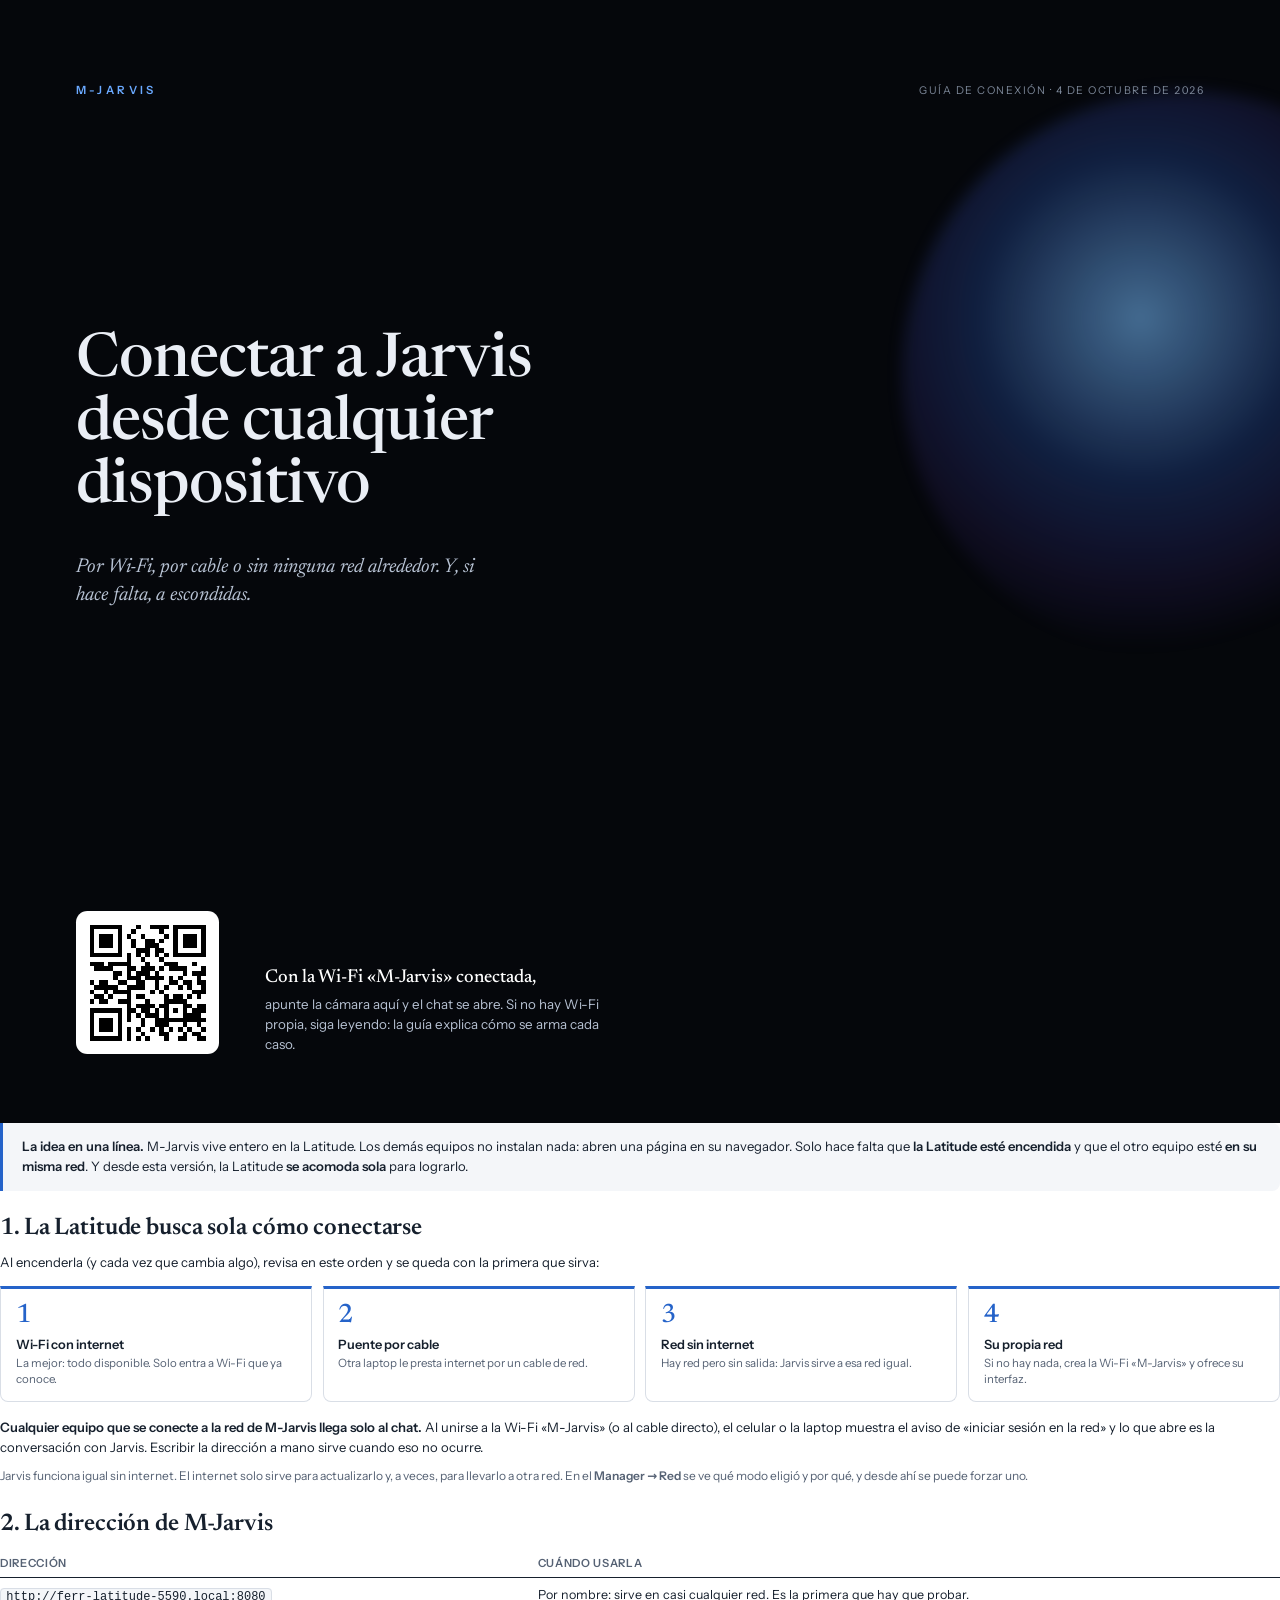
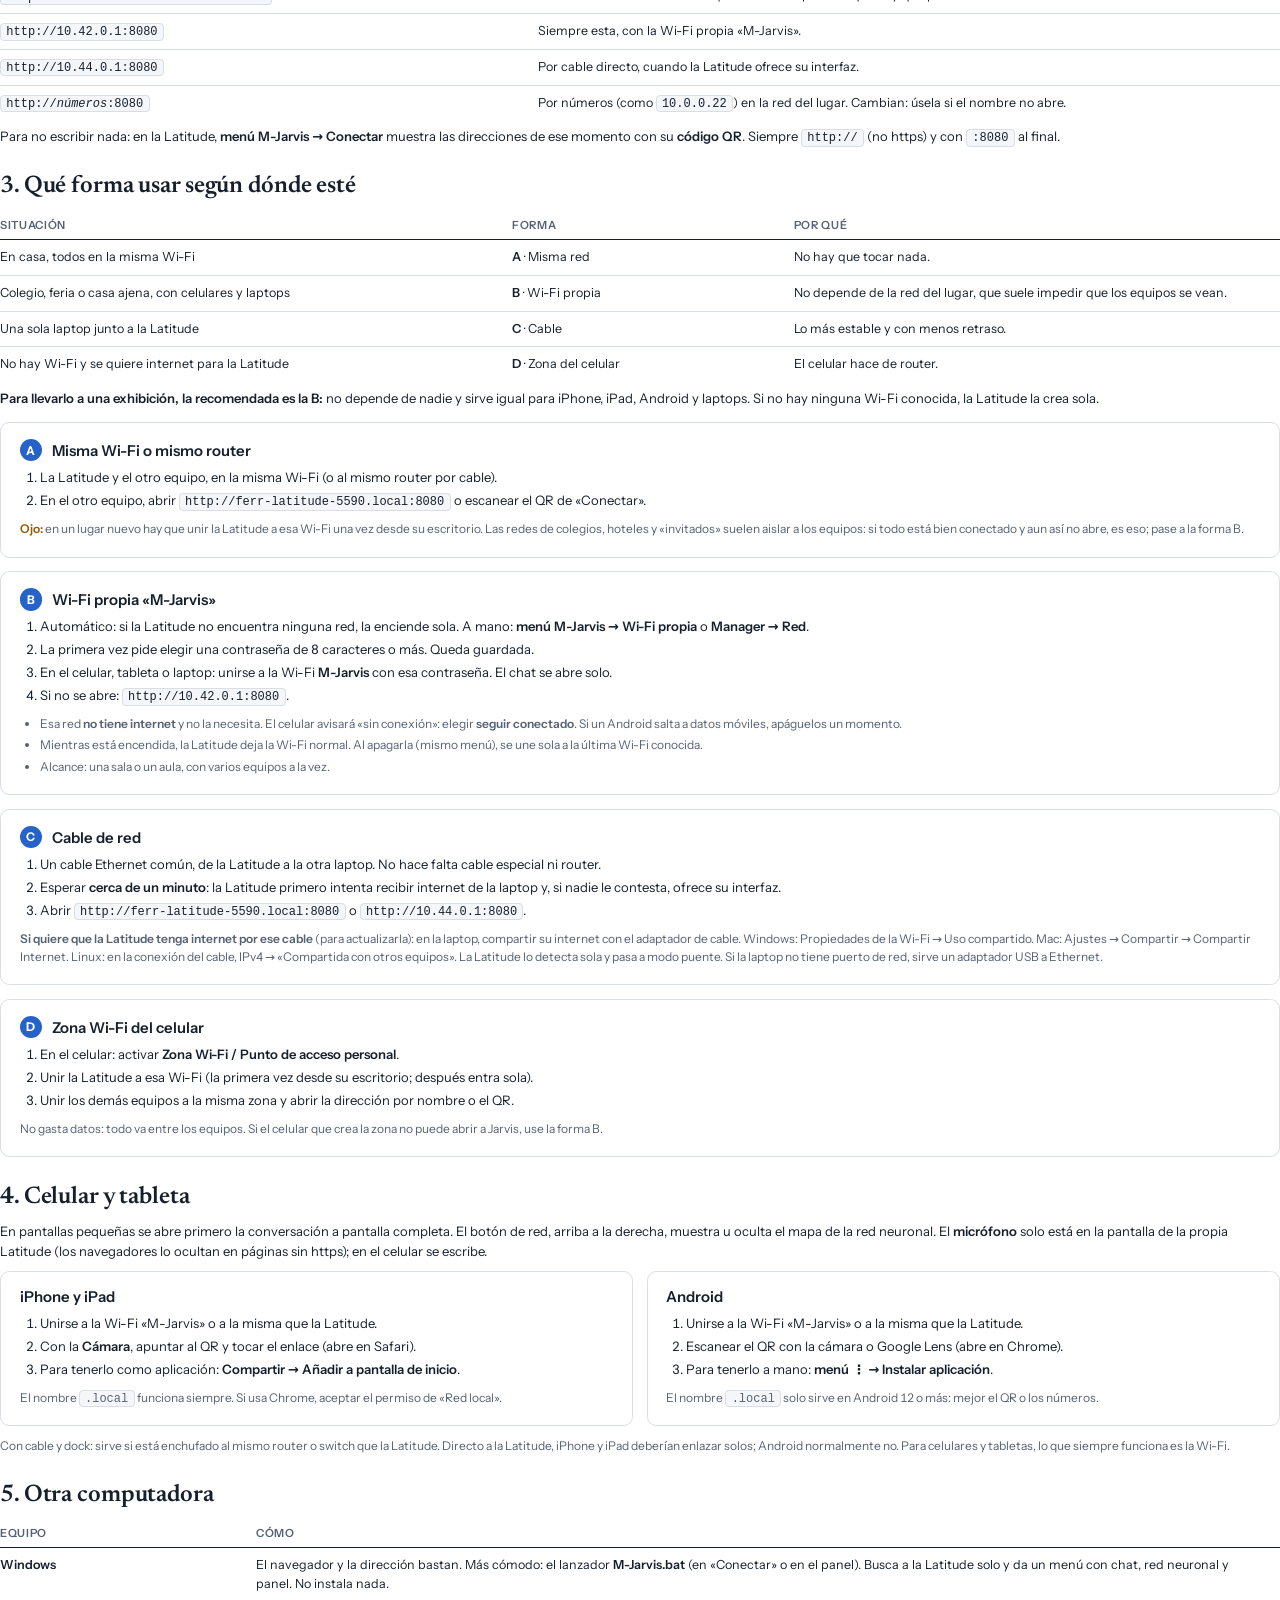
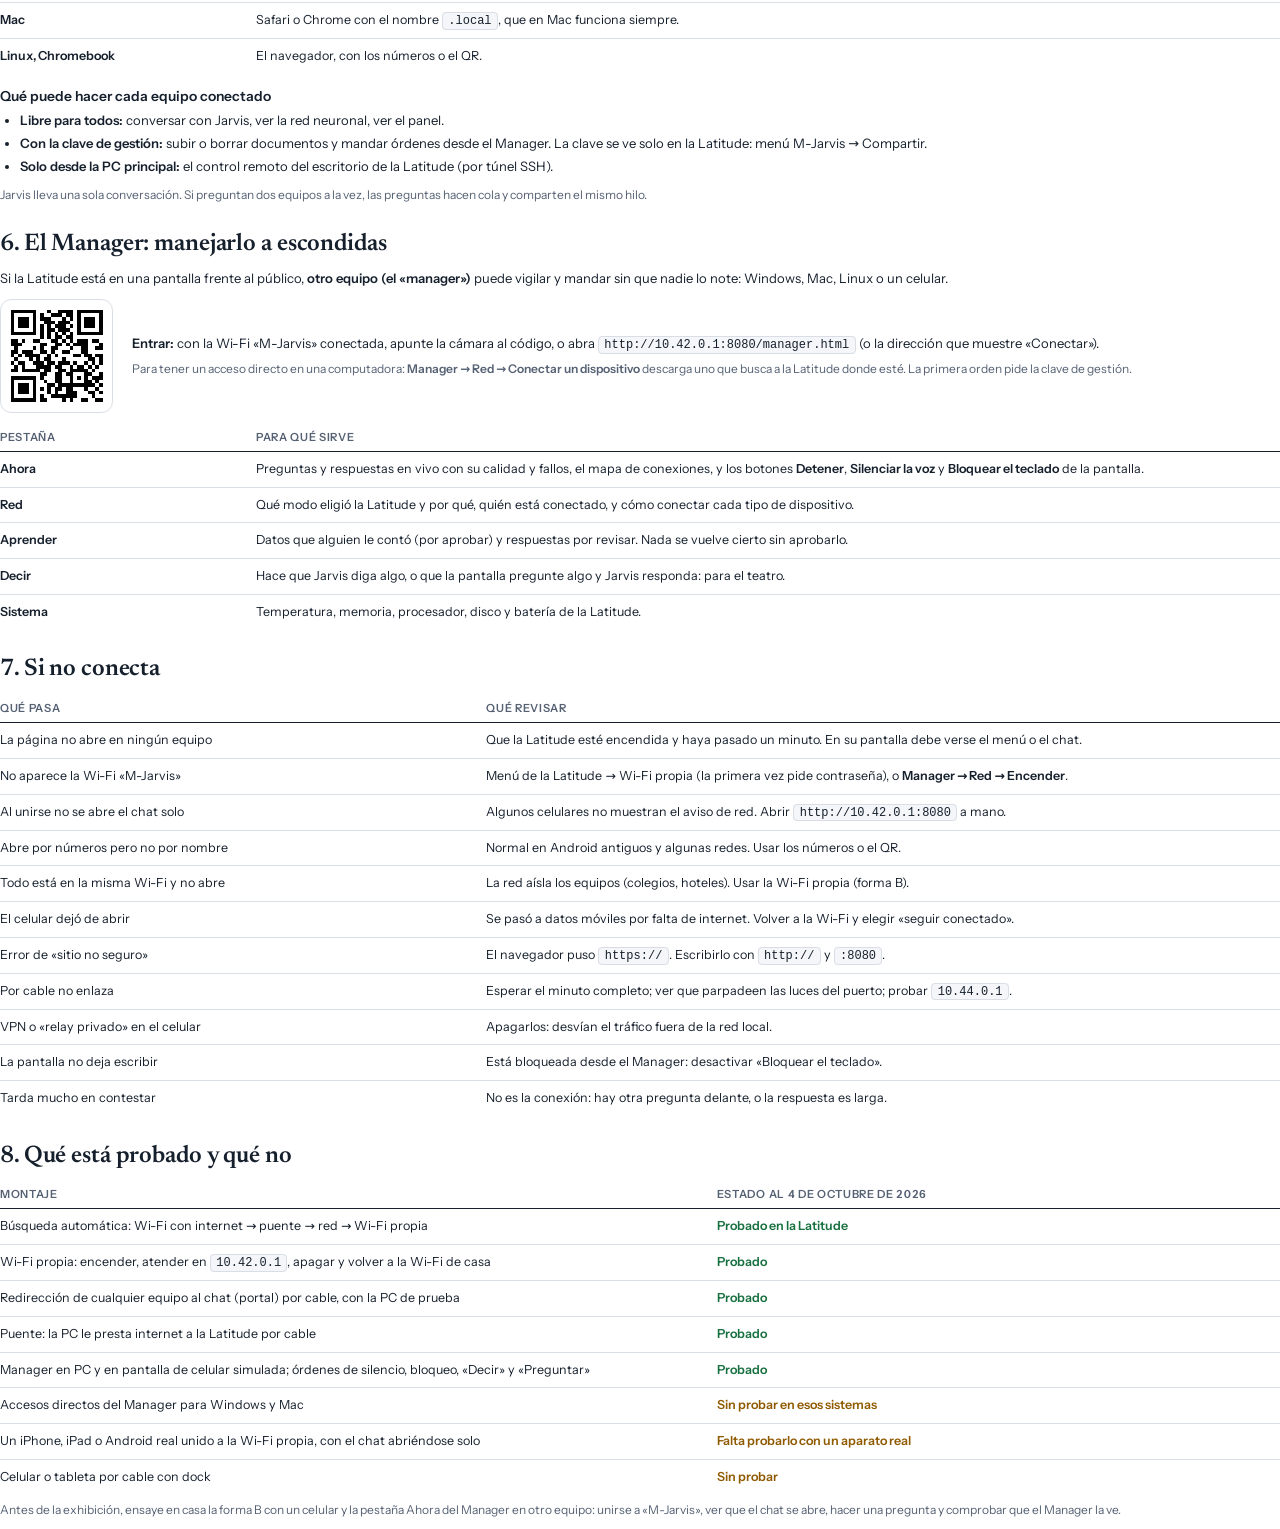
<file: docs/conectar-m-jarvis.html>
<!doctype html>
<html lang="es">
<head>
<meta charset="utf-8">
<title>Conectar M-Jarvis</title>
<style>
  @font-face { font-family: "Newsreader"; font-weight: 200 800; src: url(../web/fuentes/newsreader-latin-opsz-normal.woff2) format("woff2-variations"); }
  @font-face { font-family: "Newsreader"; font-weight: 200 800; font-style: italic; src: url(../web/fuentes/newsreader-latin-opsz-italic.woff2) format("woff2-variations"); }
  @font-face { font-family: "Instrument Sans"; font-weight: 400 700; src: url(../web/fuentes/instrument-sans-latin-wght-normal.woff2) format("woff2-variations"); }
  @page { size: A4; margin: 17mm 16mm 19mm; }
  @page :first { margin: 0; }
  :root { --tinta: #05070b; --texto: #16202d; --tenue: #566274; --raya: #d9dee6; --suave: #f4f6f9; --acento: #2563c9; --claro: #6aa9ff; --bien: #17703f; --aviso: #8f5a00; }
  * { box-sizing: border-box; }
  html { -webkit-print-color-adjust: exact; print-color-adjust: exact; }
  body { margin: 0; color: var(--texto); font: 9.8pt/1.5 "Instrument Sans", system-ui, sans-serif; font-variant-numeric: tabular-nums; }
  h1, h2, h3 { font-family: "Newsreader", Georgia, serif; font-weight: 600; margin: 0; text-wrap: balance; }
  h2 { font-size: 18pt; line-height: 1.15; letter-spacing: -.005em; margin: 0 0 8pt; break-after: avoid; }
  h3 { font: 600 10.4pt/1.3 "Instrument Sans", sans-serif; margin: 0 0 5pt; break-after: avoid; }
  p { margin: 0 0 7pt; } ul, ol { margin: 0 0 7pt; padding-left: 15pt; } li { margin-bottom: 2.5pt; }
  b { font-weight: 600; }
  code { font: 500 9pt ui-monospace, Consolas, "Cascadia Mono", monospace; background: var(--suave); border: .6pt solid var(--raya); padding: .5pt 4pt; border-radius: 3pt; white-space: nowrap; }
  .nota { color: var(--tenue); font-size: 9pt; }
  .si { color: var(--bien); font-weight: 600; } .ojo { color: var(--aviso); font-weight: 600; }

  /* Portada: el mismo mundo que la pantalla de Jarvis */
  .portada { height: 297mm; padding: 22mm 20mm 18mm; background: var(--tinta); color: #eaeef5; position: relative; overflow: hidden; break-after: page; display: flex; flex-direction: column; }
  .portada::before { content: ""; position: absolute; right: -50mm; top: 24mm; width: 150mm; height: 150mm; border-radius: 50%;
    background: radial-gradient(circle at 42% 40%, rgba(120, 190, 255, .55), rgba(60, 120, 255, .22) 34%, rgba(90, 60, 200, .12) 56%, transparent 70%); filter: blur(2mm); }
  .portada > * { position: relative; }
  .marca { font: 600 8.5pt "Instrument Sans"; letter-spacing: .3em; color: var(--claro); }
  .portada h1 { margin-top: 62mm; font-size: 46pt; line-height: 1.02; font-weight: 500; letter-spacing: -.015em; max-width: 135mm; }
  .portada .sub { margin-top: 9mm; max-width: 115mm; font: italic 400 15pt/1.4 "Newsreader", serif; color: #b7c2d3; }
  .portada .pie { margin-top: auto; display: flex; gap: 12mm; align-items: flex-end; }
  .qr { width: 38mm; height: 38mm; background: #fff; padding: 2.4mm; border-radius: 3mm; flex: none; } .qr svg { width: 100%; height: 100%; display: block; }
  .portada .pie p { margin: 0; color: #b7c2d3; max-width: 90mm; font-size: 10pt; } .portada .pie b { color: #fff; display: block; font: 500 14pt "Newsreader"; margin-bottom: 2mm; }
  .portada .fecha { position: absolute; right: 20mm; top: 22mm; font-size: 8pt; letter-spacing: .14em; color: #7c8798; }

  section { margin-top: 20pt; } section:first-of-type { margin-top: 0; }
  .idea { padding: 11pt 14pt; margin-bottom: 18pt; background: var(--suave); border-left: 2.5pt solid var(--acento); border-radius: 0 6pt 6pt 0; break-inside: avoid; }
  table { width: 100%; border-collapse: collapse; margin: 6pt 0 5pt; font-size: 9.4pt; break-inside: avoid; }
  th { text-align: left; font-weight: 600; font-size: 8.4pt; letter-spacing: .06em; text-transform: uppercase; color: var(--tenue); border-bottom: 1.1pt solid var(--texto); padding: 4pt 10pt 4pt 0; }
  td { vertical-align: top; border-bottom: .6pt solid var(--raya); padding: 6pt 10pt 6pt 0; }
  tr:last-child td { border-bottom: 0; }

  .escalera { display: grid; grid-template-columns: repeat(4, 1fr); gap: 8pt; margin: 10pt 0 12pt; counter-reset: e; break-inside: avoid; }
  .escalon { counter-increment: e; padding: 10pt 11pt; border: .8pt solid var(--raya); border-top: 2.5pt solid var(--acento); border-radius: 0 0 6pt 6pt; }
  .escalon::before { content: counter(e); display: block; font: 500 20pt/1 "Newsreader"; color: var(--acento); margin-bottom: 4pt; }
  .escalon b { display: block; font-size: 9.6pt; margin-bottom: 2pt; } .escalon span { font-size: 8.6pt; color: var(--tenue); line-height: 1.38; display: block; }

  .forma { break-inside: avoid; border: .8pt solid var(--raya); border-radius: 7pt; padding: 12pt 14pt 7pt; margin-top: 10pt; }
  .letra { display: inline-grid; place-items: center; width: 17pt; height: 17pt; border-radius: 50%; background: var(--acento); color: #fff; font: 700 9pt "Instrument Sans"; margin-right: 7pt; vertical-align: 1pt; }
  .forma h3 { font-size: 11.2pt; }
  .dos { display: grid; grid-template-columns: 1fr 1fr; gap: 10pt; } .dos .forma { margin-top: 0; }
  .con-qr { display: flex; gap: 14pt; align-items: center; margin: 8pt 0; break-inside: avoid; }
  .con-qr .qr { width: 30mm; height: 30mm; border: .8pt solid var(--raya); padding: 1.6mm; }
</style>
</head>
<body>

<div class="portada">
  <div class="marca">M-JARVIS</div>
  <h1>Conectar a Jarvis desde cualquier dispositivo</h1>
  <p class="sub">Por Wi-Fi, por cable o sin ninguna red alrededor. Y, si hace falta, a escondidas.</p>
  <div class="pie">
    <div class="qr"><svg xmlns="http://www.w3.org/2000/svg" viewBox="0 0 27 27" shape-rendering="crispEdges">
	<g id="QRcode">
		<rect x="0" y="0" width="27" height="27" fill="#ffffff"/>
		<g id="Pattern" transform="translate(1,1)">
			<rect x="0" y="0" width="1" height="1" fill="#000000"/>
			<rect x="1" y="0" width="1" height="1" fill="#000000"/>
			<rect x="2" y="0" width="1" height="1" fill="#000000"/>
			<rect x="3" y="0" width="1" height="1" fill="#000000"/>
			<rect x="4" y="0" width="1" height="1" fill="#000000"/>
			<rect x="5" y="0" width="1" height="1" fill="#000000"/>
			<rect x="6" y="0" width="1" height="1" fill="#000000"/>
			<rect x="10" y="0" width="1" height="1" fill="#000000"/>
			<rect x="13" y="0" width="1" height="1" fill="#000000"/>
			<rect x="14" y="0" width="1" height="1" fill="#000000"/>
			<rect x="15" y="0" width="1" height="1" fill="#000000"/>
			<rect x="16" y="0" width="1" height="1" fill="#000000"/>
			<rect x="18" y="0" width="1" height="1" fill="#000000"/>
			<rect x="19" y="0" width="1" height="1" fill="#000000"/>
			<rect x="20" y="0" width="1" height="1" fill="#000000"/>
			<rect x="21" y="0" width="1" height="1" fill="#000000"/>
			<rect x="22" y="0" width="1" height="1" fill="#000000"/>
			<rect x="23" y="0" width="1" height="1" fill="#000000"/>
			<rect x="24" y="0" width="1" height="1" fill="#000000"/>
			<rect x="0" y="1" width="1" height="1" fill="#000000"/>
			<rect x="6" y="1" width="1" height="1" fill="#000000"/>
			<rect x="9" y="1" width="1" height="1" fill="#000000"/>
			<rect x="15" y="1" width="1" height="1" fill="#000000"/>
			<rect x="18" y="1" width="1" height="1" fill="#000000"/>
			<rect x="24" y="1" width="1" height="1" fill="#000000"/>
			<rect x="0" y="2" width="1" height="1" fill="#000000"/>
			<rect x="2" y="2" width="1" height="1" fill="#000000"/>
			<rect x="3" y="2" width="1" height="1" fill="#000000"/>
			<rect x="4" y="2" width="1" height="1" fill="#000000"/>
			<rect x="6" y="2" width="1" height="1" fill="#000000"/>
			<rect x="8" y="2" width="1" height="1" fill="#000000"/>
			<rect x="11" y="2" width="1" height="1" fill="#000000"/>
			<rect x="16" y="2" width="1" height="1" fill="#000000"/>
			<rect x="18" y="2" width="1" height="1" fill="#000000"/>
			<rect x="20" y="2" width="1" height="1" fill="#000000"/>
			<rect x="21" y="2" width="1" height="1" fill="#000000"/>
			<rect x="22" y="2" width="1" height="1" fill="#000000"/>
			<rect x="24" y="2" width="1" height="1" fill="#000000"/>
			<rect x="0" y="3" width="1" height="1" fill="#000000"/>
			<rect x="2" y="3" width="1" height="1" fill="#000000"/>
			<rect x="3" y="3" width="1" height="1" fill="#000000"/>
			<rect x="4" y="3" width="1" height="1" fill="#000000"/>
			<rect x="6" y="3" width="1" height="1" fill="#000000"/>
			<rect x="9" y="3" width="1" height="1" fill="#000000"/>
			<rect x="12" y="3" width="1" height="1" fill="#000000"/>
			<rect x="13" y="3" width="1" height="1" fill="#000000"/>
			<rect x="15" y="3" width="1" height="1" fill="#000000"/>
			<rect x="18" y="3" width="1" height="1" fill="#000000"/>
			<rect x="20" y="3" width="1" height="1" fill="#000000"/>
			<rect x="21" y="3" width="1" height="1" fill="#000000"/>
			<rect x="22" y="3" width="1" height="1" fill="#000000"/>
			<rect x="24" y="3" width="1" height="1" fill="#000000"/>
			<rect x="0" y="4" width="1" height="1" fill="#000000"/>
			<rect x="2" y="4" width="1" height="1" fill="#000000"/>
			<rect x="3" y="4" width="1" height="1" fill="#000000"/>
			<rect x="4" y="4" width="1" height="1" fill="#000000"/>
			<rect x="6" y="4" width="1" height="1" fill="#000000"/>
			<rect x="9" y="4" width="1" height="1" fill="#000000"/>
			<rect x="12" y="4" width="1" height="1" fill="#000000"/>
			<rect x="13" y="4" width="1" height="1" fill="#000000"/>
			<rect x="14" y="4" width="1" height="1" fill="#000000"/>
			<rect x="18" y="4" width="1" height="1" fill="#000000"/>
			<rect x="20" y="4" width="1" height="1" fill="#000000"/>
			<rect x="21" y="4" width="1" height="1" fill="#000000"/>
			<rect x="22" y="4" width="1" height="1" fill="#000000"/>
			<rect x="24" y="4" width="1" height="1" fill="#000000"/>
			<rect x="0" y="5" width="1" height="1" fill="#000000"/>
			<rect x="6" y="5" width="1" height="1" fill="#000000"/>
			<rect x="10" y="5" width="1" height="1" fill="#000000"/>
			<rect x="11" y="5" width="1" height="1" fill="#000000"/>
			<rect x="12" y="5" width="1" height="1" fill="#000000"/>
			<rect x="14" y="5" width="1" height="1" fill="#000000"/>
			<rect x="15" y="5" width="1" height="1" fill="#000000"/>
			<rect x="18" y="5" width="1" height="1" fill="#000000"/>
			<rect x="24" y="5" width="1" height="1" fill="#000000"/>
			<rect x="0" y="6" width="1" height="1" fill="#000000"/>
			<rect x="1" y="6" width="1" height="1" fill="#000000"/>
			<rect x="2" y="6" width="1" height="1" fill="#000000"/>
			<rect x="3" y="6" width="1" height="1" fill="#000000"/>
			<rect x="4" y="6" width="1" height="1" fill="#000000"/>
			<rect x="5" y="6" width="1" height="1" fill="#000000"/>
			<rect x="6" y="6" width="1" height="1" fill="#000000"/>
			<rect x="8" y="6" width="1" height="1" fill="#000000"/>
			<rect x="10" y="6" width="1" height="1" fill="#000000"/>
			<rect x="12" y="6" width="1" height="1" fill="#000000"/>
			<rect x="14" y="6" width="1" height="1" fill="#000000"/>
			<rect x="16" y="6" width="1" height="1" fill="#000000"/>
			<rect x="18" y="6" width="1" height="1" fill="#000000"/>
			<rect x="19" y="6" width="1" height="1" fill="#000000"/>
			<rect x="20" y="6" width="1" height="1" fill="#000000"/>
			<rect x="21" y="6" width="1" height="1" fill="#000000"/>
			<rect x="22" y="6" width="1" height="1" fill="#000000"/>
			<rect x="23" y="6" width="1" height="1" fill="#000000"/>
			<rect x="24" y="6" width="1" height="1" fill="#000000"/>
			<rect x="8" y="7" width="1" height="1" fill="#000000"/>
			<rect x="11" y="7" width="1" height="1" fill="#000000"/>
			<rect x="15" y="7" width="1" height="1" fill="#000000"/>
			<rect x="0" y="8" width="1" height="1" fill="#000000"/>
			<rect x="1" y="8" width="1" height="1" fill="#000000"/>
			<rect x="2" y="8" width="1" height="1" fill="#000000"/>
			<rect x="4" y="8" width="1" height="1" fill="#000000"/>
			<rect x="5" y="8" width="1" height="1" fill="#000000"/>
			<rect x="6" y="8" width="1" height="1" fill="#000000"/>
			<rect x="7" y="8" width="1" height="1" fill="#000000"/>
			<rect x="8" y="8" width="1" height="1" fill="#000000"/>
			<rect x="12" y="8" width="1" height="1" fill="#000000"/>
			<rect x="16" y="8" width="1" height="1" fill="#000000"/>
			<rect x="17" y="8" width="1" height="1" fill="#000000"/>
			<rect x="18" y="8" width="1" height="1" fill="#000000"/>
			<rect x="22" y="8" width="1" height="1" fill="#000000"/>
			<rect x="1" y="9" width="1" height="1" fill="#000000"/>
			<rect x="2" y="9" width="1" height="1" fill="#000000"/>
			<rect x="3" y="9" width="1" height="1" fill="#000000"/>
			<rect x="4" y="9" width="1" height="1" fill="#000000"/>
			<rect x="8" y="9" width="1" height="1" fill="#000000"/>
			<rect x="9" y="9" width="1" height="1" fill="#000000"/>
			<rect x="11" y="9" width="1" height="1" fill="#000000"/>
			<rect x="12" y="9" width="1" height="1" fill="#000000"/>
			<rect x="13" y="9" width="1" height="1" fill="#000000"/>
			<rect x="15" y="9" width="1" height="1" fill="#000000"/>
			<rect x="17" y="9" width="1" height="1" fill="#000000"/>
			<rect x="18" y="9" width="1" height="1" fill="#000000"/>
			<rect x="19" y="9" width="1" height="1" fill="#000000"/>
			<rect x="20" y="9" width="1" height="1" fill="#000000"/>
			<rect x="24" y="9" width="1" height="1" fill="#000000"/>
			<rect x="5" y="10" width="1" height="1" fill="#000000"/>
			<rect x="6" y="10" width="1" height="1" fill="#000000"/>
			<rect x="8" y="10" width="1" height="1" fill="#000000"/>
			<rect x="10" y="10" width="1" height="1" fill="#000000"/>
			<rect x="11" y="10" width="1" height="1" fill="#000000"/>
			<rect x="12" y="10" width="1" height="1" fill="#000000"/>
			<rect x="14" y="10" width="1" height="1" fill="#000000"/>
			<rect x="20" y="10" width="1" height="1" fill="#000000"/>
			<rect x="22" y="10" width="1" height="1" fill="#000000"/>
			<rect x="23" y="10" width="1" height="1" fill="#000000"/>
			<rect x="24" y="10" width="1" height="1" fill="#000000"/>
			<rect x="5" y="11" width="1" height="1" fill="#000000"/>
			<rect x="8" y="11" width="1" height="1" fill="#000000"/>
			<rect x="9" y="11" width="1" height="1" fill="#000000"/>
			<rect x="10" y="11" width="1" height="1" fill="#000000"/>
			<rect x="12" y="11" width="1" height="1" fill="#000000"/>
			<rect x="13" y="11" width="1" height="1" fill="#000000"/>
			<rect x="14" y="11" width="1" height="1" fill="#000000"/>
			<rect x="15" y="11" width="1" height="1" fill="#000000"/>
			<rect x="17" y="11" width="1" height="1" fill="#000000"/>
			<rect x="19" y="11" width="1" height="1" fill="#000000"/>
			<rect x="23" y="11" width="1" height="1" fill="#000000"/>
			<rect x="0" y="12" width="1" height="1" fill="#000000"/>
			<rect x="2" y="12" width="1" height="1" fill="#000000"/>
			<rect x="3" y="12" width="1" height="1" fill="#000000"/>
			<rect x="6" y="12" width="1" height="1" fill="#000000"/>
			<rect x="7" y="12" width="1" height="1" fill="#000000"/>
			<rect x="10" y="12" width="1" height="1" fill="#000000"/>
			<rect x="11" y="12" width="1" height="1" fill="#000000"/>
			<rect x="14" y="12" width="1" height="1" fill="#000000"/>
			<rect x="17" y="12" width="1" height="1" fill="#000000"/>
			<rect x="18" y="12" width="1" height="1" fill="#000000"/>
			<rect x="20" y="12" width="1" height="1" fill="#000000"/>
			<rect x="21" y="12" width="1" height="1" fill="#000000"/>
			<rect x="23" y="12" width="1" height="1" fill="#000000"/>
			<rect x="24" y="12" width="1" height="1" fill="#000000"/>
			<rect x="1" y="13" width="1" height="1" fill="#000000"/>
			<rect x="2" y="13" width="1" height="1" fill="#000000"/>
			<rect x="3" y="13" width="1" height="1" fill="#000000"/>
			<rect x="4" y="13" width="1" height="1" fill="#000000"/>
			<rect x="5" y="13" width="1" height="1" fill="#000000"/>
			<rect x="8" y="13" width="1" height="1" fill="#000000"/>
			<rect x="9" y="13" width="1" height="1" fill="#000000"/>
			<rect x="10" y="13" width="1" height="1" fill="#000000"/>
			<rect x="11" y="13" width="1" height="1" fill="#000000"/>
			<rect x="14" y="13" width="1" height="1" fill="#000000"/>
			<rect x="16" y="13" width="1" height="1" fill="#000000"/>
			<rect x="19" y="13" width="1" height="1" fill="#000000"/>
			<rect x="21" y="13" width="1" height="1" fill="#000000"/>
			<rect x="24" y="13" width="1" height="1" fill="#000000"/>
			<rect x="0" y="14" width="1" height="1" fill="#000000"/>
			<rect x="3" y="14" width="1" height="1" fill="#000000"/>
			<rect x="5" y="14" width="1" height="1" fill="#000000"/>
			<rect x="6" y="14" width="1" height="1" fill="#000000"/>
			<rect x="7" y="14" width="1" height="1" fill="#000000"/>
			<rect x="8" y="14" width="1" height="1" fill="#000000"/>
			<rect x="13" y="14" width="1" height="1" fill="#000000"/>
			<rect x="15" y="14" width="1" height="1" fill="#000000"/>
			<rect x="22" y="14" width="1" height="1" fill="#000000"/>
			<rect x="23" y="14" width="1" height="1" fill="#000000"/>
			<rect x="24" y="14" width="1" height="1" fill="#000000"/>
			<rect x="1" y="15" width="1" height="1" fill="#000000"/>
			<rect x="2" y="15" width="1" height="1" fill="#000000"/>
			<rect x="4" y="15" width="1" height="1" fill="#000000"/>
			<rect x="8" y="15" width="1" height="1" fill="#000000"/>
			<rect x="10" y="15" width="1" height="1" fill="#000000"/>
			<rect x="11" y="15" width="1" height="1" fill="#000000"/>
			<rect x="16" y="15" width="1" height="1" fill="#000000"/>
			<rect x="18" y="15" width="1" height="1" fill="#000000"/>
			<rect x="19" y="15" width="1" height="1" fill="#000000"/>
			<rect x="21" y="15" width="1" height="1" fill="#000000"/>
			<rect x="23" y="15" width="1" height="1" fill="#000000"/>
			<rect x="0" y="16" width="1" height="1" fill="#000000"/>
			<rect x="2" y="16" width="1" height="1" fill="#000000"/>
			<rect x="3" y="16" width="1" height="1" fill="#000000"/>
			<rect x="6" y="16" width="1" height="1" fill="#000000"/>
			<rect x="7" y="16" width="1" height="1" fill="#000000"/>
			<rect x="8" y="16" width="1" height="1" fill="#000000"/>
			<rect x="12" y="16" width="1" height="1" fill="#000000"/>
			<rect x="16" y="16" width="1" height="1" fill="#000000"/>
			<rect x="17" y="16" width="1" height="1" fill="#000000"/>
			<rect x="18" y="16" width="1" height="1" fill="#000000"/>
			<rect x="19" y="16" width="1" height="1" fill="#000000"/>
			<rect x="20" y="16" width="1" height="1" fill="#000000"/>
			<rect x="8" y="17" width="1" height="1" fill="#000000"/>
			<rect x="10" y="17" width="1" height="1" fill="#000000"/>
			<rect x="11" y="17" width="1" height="1" fill="#000000"/>
			<rect x="12" y="17" width="1" height="1" fill="#000000"/>
			<rect x="13" y="17" width="1" height="1" fill="#000000"/>
			<rect x="15" y="17" width="1" height="1" fill="#000000"/>
			<rect x="16" y="17" width="1" height="1" fill="#000000"/>
			<rect x="20" y="17" width="1" height="1" fill="#000000"/>
			<rect x="21" y="17" width="1" height="1" fill="#000000"/>
			<rect x="23" y="17" width="1" height="1" fill="#000000"/>
			<rect x="24" y="17" width="1" height="1" fill="#000000"/>
			<rect x="0" y="18" width="1" height="1" fill="#000000"/>
			<rect x="1" y="18" width="1" height="1" fill="#000000"/>
			<rect x="2" y="18" width="1" height="1" fill="#000000"/>
			<rect x="3" y="18" width="1" height="1" fill="#000000"/>
			<rect x="4" y="18" width="1" height="1" fill="#000000"/>
			<rect x="5" y="18" width="1" height="1" fill="#000000"/>
			<rect x="6" y="18" width="1" height="1" fill="#000000"/>
			<rect x="8" y="18" width="1" height="1" fill="#000000"/>
			<rect x="9" y="18" width="1" height="1" fill="#000000"/>
			<rect x="11" y="18" width="1" height="1" fill="#000000"/>
			<rect x="12" y="18" width="1" height="1" fill="#000000"/>
			<rect x="14" y="18" width="1" height="1" fill="#000000"/>
			<rect x="16" y="18" width="1" height="1" fill="#000000"/>
			<rect x="18" y="18" width="1" height="1" fill="#000000"/>
			<rect x="20" y="18" width="1" height="1" fill="#000000"/>
			<rect x="22" y="18" width="1" height="1" fill="#000000"/>
			<rect x="23" y="18" width="1" height="1" fill="#000000"/>
			<rect x="24" y="18" width="1" height="1" fill="#000000"/>
			<rect x="0" y="19" width="1" height="1" fill="#000000"/>
			<rect x="6" y="19" width="1" height="1" fill="#000000"/>
			<rect x="8" y="19" width="1" height="1" fill="#000000"/>
			<rect x="10" y="19" width="1" height="1" fill="#000000"/>
			<rect x="12" y="19" width="1" height="1" fill="#000000"/>
			<rect x="13" y="19" width="1" height="1" fill="#000000"/>
			<rect x="14" y="19" width="1" height="1" fill="#000000"/>
			<rect x="16" y="19" width="1" height="1" fill="#000000"/>
			<rect x="20" y="19" width="1" height="1" fill="#000000"/>
			<rect x="21" y="19" width="1" height="1" fill="#000000"/>
			<rect x="22" y="19" width="1" height="1" fill="#000000"/>
			<rect x="23" y="19" width="1" height="1" fill="#000000"/>
			<rect x="0" y="20" width="1" height="1" fill="#000000"/>
			<rect x="2" y="20" width="1" height="1" fill="#000000"/>
			<rect x="3" y="20" width="1" height="1" fill="#000000"/>
			<rect x="4" y="20" width="1" height="1" fill="#000000"/>
			<rect x="6" y="20" width="1" height="1" fill="#000000"/>
			<rect x="8" y="20" width="1" height="1" fill="#000000"/>
			<rect x="11" y="20" width="1" height="1" fill="#000000"/>
			<rect x="14" y="20" width="1" height="1" fill="#000000"/>
			<rect x="15" y="20" width="1" height="1" fill="#000000"/>
			<rect x="16" y="20" width="1" height="1" fill="#000000"/>
			<rect x="17" y="20" width="1" height="1" fill="#000000"/>
			<rect x="18" y="20" width="1" height="1" fill="#000000"/>
			<rect x="19" y="20" width="1" height="1" fill="#000000"/>
			<rect x="20" y="20" width="1" height="1" fill="#000000"/>
			<rect x="21" y="20" width="1" height="1" fill="#000000"/>
			<rect x="22" y="20" width="1" height="1" fill="#000000"/>
			<rect x="23" y="20" width="1" height="1" fill="#000000"/>
			<rect x="24" y="20" width="1" height="1" fill="#000000"/>
			<rect x="0" y="21" width="1" height="1" fill="#000000"/>
			<rect x="2" y="21" width="1" height="1" fill="#000000"/>
			<rect x="3" y="21" width="1" height="1" fill="#000000"/>
			<rect x="4" y="21" width="1" height="1" fill="#000000"/>
			<rect x="6" y="21" width="1" height="1" fill="#000000"/>
			<rect x="11" y="21" width="1" height="1" fill="#000000"/>
			<rect x="14" y="21" width="1" height="1" fill="#000000"/>
			<rect x="15" y="21" width="1" height="1" fill="#000000"/>
			<rect x="16" y="21" width="1" height="1" fill="#000000"/>
			<rect x="20" y="21" width="1" height="1" fill="#000000"/>
			<rect x="23" y="21" width="1" height="1" fill="#000000"/>
			<rect x="0" y="22" width="1" height="1" fill="#000000"/>
			<rect x="2" y="22" width="1" height="1" fill="#000000"/>
			<rect x="3" y="22" width="1" height="1" fill="#000000"/>
			<rect x="4" y="22" width="1" height="1" fill="#000000"/>
			<rect x="6" y="22" width="1" height="1" fill="#000000"/>
			<rect x="8" y="22" width="1" height="1" fill="#000000"/>
			<rect x="10" y="22" width="1" height="1" fill="#000000"/>
			<rect x="13" y="22" width="1" height="1" fill="#000000"/>
			<rect x="15" y="22" width="1" height="1" fill="#000000"/>
			<rect x="17" y="22" width="1" height="1" fill="#000000"/>
			<rect x="19" y="22" width="1" height="1" fill="#000000"/>
			<rect x="21" y="22" width="1" height="1" fill="#000000"/>
			<rect x="24" y="22" width="1" height="1" fill="#000000"/>
			<rect x="0" y="23" width="1" height="1" fill="#000000"/>
			<rect x="6" y="23" width="1" height="1" fill="#000000"/>
			<rect x="8" y="23" width="1" height="1" fill="#000000"/>
			<rect x="11" y="23" width="1" height="1" fill="#000000"/>
			<rect x="15" y="23" width="1" height="1" fill="#000000"/>
			<rect x="16" y="23" width="1" height="1" fill="#000000"/>
			<rect x="20" y="23" width="1" height="1" fill="#000000"/>
			<rect x="22" y="23" width="1" height="1" fill="#000000"/>
			<rect x="23" y="23" width="1" height="1" fill="#000000"/>
			<rect x="0" y="24" width="1" height="1" fill="#000000"/>
			<rect x="1" y="24" width="1" height="1" fill="#000000"/>
			<rect x="2" y="24" width="1" height="1" fill="#000000"/>
			<rect x="3" y="24" width="1" height="1" fill="#000000"/>
			<rect x="4" y="24" width="1" height="1" fill="#000000"/>
			<rect x="5" y="24" width="1" height="1" fill="#000000"/>
			<rect x="6" y="24" width="1" height="1" fill="#000000"/>
			<rect x="8" y="24" width="1" height="1" fill="#000000"/>
			<rect x="10" y="24" width="1" height="1" fill="#000000"/>
			<rect x="12" y="24" width="1" height="1" fill="#000000"/>
			<rect x="16" y="24" width="1" height="1" fill="#000000"/>
			<rect x="19" y="24" width="1" height="1" fill="#000000"/>
			<rect x="20" y="24" width="1" height="1" fill="#000000"/>
			<rect x="23" y="24" width="1" height="1" fill="#000000"/>
			<rect x="24" y="24" width="1" height="1" fill="#000000"/>
		</g>
	</g>
</svg></div>
    <p><b>Con la Wi-Fi «M-Jarvis» conectada,</b>apunte la cámara aquí y el chat se abre. Si no hay Wi-Fi propia, siga leyendo: la guía explica cómo se arma cada caso.</p>
  </div>
  <div class="fecha">GUÍA DE CONEXIÓN · 4 DE OCTUBRE DE 2026</div>
</div>

<div class="idea">
  <b>La idea en una línea.</b> M-Jarvis vive entero en la Latitude. Los demás equipos no instalan nada: abren una página en su
  navegador. Solo hace falta que <b>la Latitude esté encendida</b> y que el otro equipo esté <b>en su misma red</b>. Y desde esta
  versión, la Latitude <b>se acomoda sola</b> para lograrlo.
</div>

<section>
  <h2>1. La Latitude busca sola cómo conectarse</h2>
  <p>Al encenderla (y cada vez que cambia algo), revisa en este orden y se queda con la primera que sirva:</p>
  <div class="escalera">
    <div class="escalon"><b>Wi-Fi con internet</b><span>La mejor: todo disponible. Solo entra a Wi-Fi que ya conoce.</span></div>
    <div class="escalon"><b>Puente por cable</b><span>Otra laptop le presta internet por un cable de red.</span></div>
    <div class="escalon"><b>Red sin internet</b><span>Hay red pero sin salida: Jarvis sirve a esa red igual.</span></div>
    <div class="escalon"><b>Su propia red</b><span>Si no hay nada, crea la Wi-Fi «M-Jarvis» y ofrece su interfaz.</span></div>
  </div>
  <p><b>Cualquier equipo que se conecte a la red de M-Jarvis llega solo al chat.</b> Al unirse a la Wi-Fi «M-Jarvis» (o al cable
    directo), el celular o la laptop muestra el aviso de «iniciar sesión en la red» y lo que abre es la conversación con Jarvis.
    Escribir la dirección a mano sirve cuando eso no ocurre.</p>
  <p class="nota">Jarvis funciona igual sin internet. El internet solo sirve para actualizarlo y, a veces, para llevarlo a otra red. En el
    <b>Manager → Red</b> se ve qué modo eligió y por qué, y desde ahí se puede forzar uno.</p>
</section>

<section>
  <h2>2. La dirección de M-Jarvis</h2>
  <table>
    <tr><th style="width:42%">Dirección</th><th>Cuándo usarla</th></tr>
    <tr><td><code>http://ferr-latitude-5590.local:8080</code></td><td>Por nombre: sirve en casi cualquier red. Es la primera que hay que probar.</td></tr>
    <tr><td><code>http://10.42.0.1:8080</code></td><td>Siempre esta, con la Wi-Fi propia «M-Jarvis».</td></tr>
    <tr><td><code>http://10.44.0.1:8080</code></td><td>Por cable directo, cuando la Latitude ofrece su interfaz.</td></tr>
    <tr><td><code>http://<i>números</i>:8080</code></td><td>Por números (como <code>10.0.0.22</code>) en la red del lugar. Cambian: úsela si el nombre no abre.</td></tr>
  </table>
  <p>Para no escribir nada: en la Latitude, <b>menú M-Jarvis → Conectar</b> muestra las direcciones de ese momento con su <b>código QR</b>.
    Siempre <code>http://</code> (no https) y con <code>:8080</code> al final.</p>
</section>

<section>
  <h2>3. Qué forma usar según dónde esté</h2>
  <table>
    <tr><th style="width:40%">Situación</th><th style="width:22%">Forma</th><th>Por qué</th></tr>
    <tr><td>En casa, todos en la misma Wi-Fi</td><td><b>A</b> · Misma red</td><td>No hay que tocar nada.</td></tr>
    <tr><td>Colegio, feria o casa ajena, con celulares y laptops</td><td><b>B</b> · Wi-Fi propia</td><td>No depende de la red del lugar, que suele impedir que los equipos se vean.</td></tr>
    <tr><td>Una sola laptop junto a la Latitude</td><td><b>C</b> · Cable</td><td>Lo más estable y con menos retraso.</td></tr>
    <tr><td>No hay Wi-Fi y se quiere internet para la Latitude</td><td><b>D</b> · Zona del celular</td><td>El celular hace de router.</td></tr>
  </table>
  <p><b>Para llevarlo a una exhibición, la recomendada es la B:</b> no depende de nadie y sirve igual para iPhone, iPad, Android y laptops. Si
    no hay ninguna Wi-Fi conocida, la Latitude la crea sola.</p>

  <div class="forma">
    <h3><span class="letra">A</span>Misma Wi-Fi o mismo router</h3>
    <ol>
      <li>La Latitude y el otro equipo, en la misma Wi-Fi (o al mismo router por cable).</li>
      <li>En el otro equipo, abrir <code>http://ferr-latitude-5590.local:8080</code> o escanear el QR de «Conectar».</li>
    </ol>
    <p class="nota"><span class="ojo">Ojo:</span> en un lugar nuevo hay que unir la Latitude a esa Wi-Fi una vez desde su escritorio. Las redes de colegios, hoteles y «invitados» suelen aislar a los equipos: si todo está bien conectado y aun así no abre, es eso; pase a la forma B.</p>
  </div>

  <div class="forma">
    <h3><span class="letra">B</span>Wi-Fi propia «M-Jarvis»</h3>
    <ol>
      <li>Automático: si la Latitude no encuentra ninguna red, la enciende sola. A mano: <b>menú M-Jarvis → Wi-Fi propia</b> o <b>Manager → Red</b>.</li>
      <li>La primera vez pide elegir una contraseña de 8 caracteres o más. Queda guardada.</li>
      <li>En el celular, tableta o laptop: unirse a la Wi-Fi <b>M-Jarvis</b> con esa contraseña. El chat se abre solo.</li>
      <li>Si no se abre: <code>http://10.42.0.1:8080</code>.</li>
    </ol>
    <ul class="nota">
      <li>Esa red <b>no tiene internet</b> y no la necesita. El celular avisará «sin conexión»: elegir <b>seguir conectado</b>. Si un Android salta a datos móviles, apáguelos un momento.</li>
      <li>Mientras está encendida, la Latitude deja la Wi-Fi normal. Al apagarla (mismo menú), se une sola a la última Wi-Fi conocida.</li>
      <li>Alcance: una sala o un aula, con varios equipos a la vez.</li>
    </ul>
  </div>

  <div class="forma">
    <h3><span class="letra">C</span>Cable de red</h3>
    <ol>
      <li>Un cable Ethernet común, de la Latitude a la otra laptop. No hace falta cable especial ni router.</li>
      <li>Esperar <b>cerca de un minuto</b>: la Latitude primero intenta recibir internet de la laptop y, si nadie le contesta, ofrece su interfaz.</li>
      <li>Abrir <code>http://ferr-latitude-5590.local:8080</code> o <code>http://10.44.0.1:8080</code>.</li>
    </ol>
    <p class="nota"><b>Si quiere que la Latitude tenga internet por ese cable</b> (para actualizarla): en la laptop, compartir su internet con el adaptador de cable. Windows: Propiedades de la Wi-Fi → Uso compartido. Mac: Ajustes → Compartir → Compartir Internet. Linux: en la conexión del cable, IPv4 → «Compartida con otros equipos». La Latitude lo detecta sola y pasa a modo puente. Si la laptop no tiene puerto de red, sirve un adaptador USB a Ethernet.</p>
  </div>

  <div class="forma">
    <h3><span class="letra">D</span>Zona Wi-Fi del celular</h3>
    <ol>
      <li>En el celular: activar <b>Zona Wi-Fi / Punto de acceso personal</b>.</li>
      <li>Unir la Latitude a esa Wi-Fi (la primera vez desde su escritorio; después entra sola).</li>
      <li>Unir los demás equipos a la misma zona y abrir la dirección por nombre o el QR.</li>
    </ol>
    <p class="nota">No gasta datos: todo va entre los equipos. Si el celular que crea la zona no puede abrir a Jarvis, use la forma B.</p>
  </div>
</section>

<section>
  <h2>4. Celular y tableta</h2>
  <p>En pantallas pequeñas se abre primero la conversación a pantalla completa. El botón de red, arriba a la derecha, muestra u oculta el mapa de la red neuronal. El <b>micrófono</b> solo está en la pantalla de la propia Latitude (los navegadores lo ocultan en páginas sin https); en el celular se escribe.</p>
  <div class="dos">
    <div class="forma">
      <h3>iPhone y iPad</h3>
      <ol>
        <li>Unirse a la Wi-Fi «M-Jarvis» o a la misma que la Latitude.</li>
        <li>Con la <b>Cámara</b>, apuntar al QR y tocar el enlace (abre en Safari).</li>
        <li>Para tenerlo como aplicación: <b>Compartir → Añadir a pantalla de inicio</b>.</li>
      </ol>
      <p class="nota">El nombre <code>.local</code> funciona siempre. Si usa Chrome, aceptar el permiso de «Red local».</p>
    </div>
    <div class="forma">
      <h3>Android</h3>
      <ol>
        <li>Unirse a la Wi-Fi «M-Jarvis» o a la misma que la Latitude.</li>
        <li>Escanear el QR con la cámara o Google Lens (abre en Chrome).</li>
        <li>Para tenerlo a mano: <b>menú ⋮ → Instalar aplicación</b>.</li>
      </ol>
      <p class="nota">El nombre <code>.local</code> solo sirve en Android 12 o más: mejor el QR o los números.</p>
    </div>
  </div>
  <p class="nota" style="margin-top:8pt">Con cable y dock: sirve si está enchufado al mismo router o switch que la Latitude. Directo a la Latitude, iPhone y iPad deberían enlazar solos; Android normalmente no. Para celulares y tabletas, lo que siempre funciona es la Wi-Fi.</p>
</section>

<section>
  <h2>5. Otra computadora</h2>
  <table>
    <tr><th style="width:20%">Equipo</th><th>Cómo</th></tr>
    <tr><td><b>Windows</b></td><td>El navegador y la dirección bastan. Más cómodo: el lanzador <b>M-Jarvis.bat</b> (en «Conectar» o en el panel). Busca a la Latitude solo y da un menú con chat, red neuronal y panel. No instala nada.</td></tr>
    <tr><td><b>Mac</b></td><td>Safari o Chrome con el nombre <code>.local</code>, que en Mac funciona siempre.</td></tr>
    <tr><td><b>Linux, Chromebook</b></td><td>El navegador, con los números o el QR.</td></tr>
  </table>
  <h3 style="margin-top:10pt">Qué puede hacer cada equipo conectado</h3>
  <ul>
    <li><b>Libre para todos:</b> conversar con Jarvis, ver la red neuronal, ver el panel.</li>
    <li><b>Con la clave de gestión:</b> subir o borrar documentos y mandar órdenes desde el Manager. La clave se ve solo en la Latitude: menú M-Jarvis → Compartir.</li>
    <li><b>Solo desde la PC principal:</b> el control remoto del escritorio de la Latitude (por túnel SSH).</li>
  </ul>
  <p class="nota">Jarvis lleva una sola conversación. Si preguntan dos equipos a la vez, las preguntas hacen cola y comparten el mismo hilo.</p>
</section>

<section>
  <h2>6. El Manager: manejarlo a escondidas</h2>
  <p>Si la Latitude está en una pantalla frente al público, <b>otro equipo (el «manager»)</b> puede vigilar y mandar sin que nadie lo note: Windows, Mac, Linux o un celular.</p>
  <div class="con-qr">
    <div class="qr"><svg xmlns="http://www.w3.org/2000/svg" viewBox="0 0 27 27" shape-rendering="crispEdges">
	<g id="QRcode">
		<rect x="0" y="0" width="27" height="27" fill="#ffffff"/>
		<g id="Pattern" transform="translate(1,1)">
			<rect x="0" y="0" width="1" height="1" fill="#000000"/>
			<rect x="1" y="0" width="1" height="1" fill="#000000"/>
			<rect x="2" y="0" width="1" height="1" fill="#000000"/>
			<rect x="3" y="0" width="1" height="1" fill="#000000"/>
			<rect x="4" y="0" width="1" height="1" fill="#000000"/>
			<rect x="5" y="0" width="1" height="1" fill="#000000"/>
			<rect x="6" y="0" width="1" height="1" fill="#000000"/>
			<rect x="10" y="0" width="1" height="1" fill="#000000"/>
			<rect x="13" y="0" width="1" height="1" fill="#000000"/>
			<rect x="14" y="0" width="1" height="1" fill="#000000"/>
			<rect x="15" y="0" width="1" height="1" fill="#000000"/>
			<rect x="16" y="0" width="1" height="1" fill="#000000"/>
			<rect x="18" y="0" width="1" height="1" fill="#000000"/>
			<rect x="19" y="0" width="1" height="1" fill="#000000"/>
			<rect x="20" y="0" width="1" height="1" fill="#000000"/>
			<rect x="21" y="0" width="1" height="1" fill="#000000"/>
			<rect x="22" y="0" width="1" height="1" fill="#000000"/>
			<rect x="23" y="0" width="1" height="1" fill="#000000"/>
			<rect x="24" y="0" width="1" height="1" fill="#000000"/>
			<rect x="0" y="1" width="1" height="1" fill="#000000"/>
			<rect x="6" y="1" width="1" height="1" fill="#000000"/>
			<rect x="8" y="1" width="1" height="1" fill="#000000"/>
			<rect x="11" y="1" width="1" height="1" fill="#000000"/>
			<rect x="12" y="1" width="1" height="1" fill="#000000"/>
			<rect x="13" y="1" width="1" height="1" fill="#000000"/>
			<rect x="15" y="1" width="1" height="1" fill="#000000"/>
			<rect x="16" y="1" width="1" height="1" fill="#000000"/>
			<rect x="18" y="1" width="1" height="1" fill="#000000"/>
			<rect x="24" y="1" width="1" height="1" fill="#000000"/>
			<rect x="0" y="2" width="1" height="1" fill="#000000"/>
			<rect x="2" y="2" width="1" height="1" fill="#000000"/>
			<rect x="3" y="2" width="1" height="1" fill="#000000"/>
			<rect x="4" y="2" width="1" height="1" fill="#000000"/>
			<rect x="6" y="2" width="1" height="1" fill="#000000"/>
			<rect x="8" y="2" width="1" height="1" fill="#000000"/>
			<rect x="9" y="2" width="1" height="1" fill="#000000"/>
			<rect x="10" y="2" width="1" height="1" fill="#000000"/>
			<rect x="14" y="2" width="1" height="1" fill="#000000"/>
			<rect x="16" y="2" width="1" height="1" fill="#000000"/>
			<rect x="18" y="2" width="1" height="1" fill="#000000"/>
			<rect x="20" y="2" width="1" height="1" fill="#000000"/>
			<rect x="21" y="2" width="1" height="1" fill="#000000"/>
			<rect x="22" y="2" width="1" height="1" fill="#000000"/>
			<rect x="24" y="2" width="1" height="1" fill="#000000"/>
			<rect x="0" y="3" width="1" height="1" fill="#000000"/>
			<rect x="2" y="3" width="1" height="1" fill="#000000"/>
			<rect x="3" y="3" width="1" height="1" fill="#000000"/>
			<rect x="4" y="3" width="1" height="1" fill="#000000"/>
			<rect x="6" y="3" width="1" height="1" fill="#000000"/>
			<rect x="9" y="3" width="1" height="1" fill="#000000"/>
			<rect x="10" y="3" width="1" height="1" fill="#000000"/>
			<rect x="11" y="3" width="1" height="1" fill="#000000"/>
			<rect x="13" y="3" width="1" height="1" fill="#000000"/>
			<rect x="14" y="3" width="1" height="1" fill="#000000"/>
			<rect x="15" y="3" width="1" height="1" fill="#000000"/>
			<rect x="18" y="3" width="1" height="1" fill="#000000"/>
			<rect x="20" y="3" width="1" height="1" fill="#000000"/>
			<rect x="21" y="3" width="1" height="1" fill="#000000"/>
			<rect x="22" y="3" width="1" height="1" fill="#000000"/>
			<rect x="24" y="3" width="1" height="1" fill="#000000"/>
			<rect x="0" y="4" width="1" height="1" fill="#000000"/>
			<rect x="2" y="4" width="1" height="1" fill="#000000"/>
			<rect x="3" y="4" width="1" height="1" fill="#000000"/>
			<rect x="4" y="4" width="1" height="1" fill="#000000"/>
			<rect x="6" y="4" width="1" height="1" fill="#000000"/>
			<rect x="8" y="4" width="1" height="1" fill="#000000"/>
			<rect x="10" y="4" width="1" height="1" fill="#000000"/>
			<rect x="12" y="4" width="1" height="1" fill="#000000"/>
			<rect x="13" y="4" width="1" height="1" fill="#000000"/>
			<rect x="14" y="4" width="1" height="1" fill="#000000"/>
			<rect x="16" y="4" width="1" height="1" fill="#000000"/>
			<rect x="18" y="4" width="1" height="1" fill="#000000"/>
			<rect x="20" y="4" width="1" height="1" fill="#000000"/>
			<rect x="21" y="4" width="1" height="1" fill="#000000"/>
			<rect x="22" y="4" width="1" height="1" fill="#000000"/>
			<rect x="24" y="4" width="1" height="1" fill="#000000"/>
			<rect x="0" y="5" width="1" height="1" fill="#000000"/>
			<rect x="6" y="5" width="1" height="1" fill="#000000"/>
			<rect x="8" y="5" width="1" height="1" fill="#000000"/>
			<rect x="10" y="5" width="1" height="1" fill="#000000"/>
			<rect x="11" y="5" width="1" height="1" fill="#000000"/>
			<rect x="13" y="5" width="1" height="1" fill="#000000"/>
			<rect x="14" y="5" width="1" height="1" fill="#000000"/>
			<rect x="15" y="5" width="1" height="1" fill="#000000"/>
			<rect x="18" y="5" width="1" height="1" fill="#000000"/>
			<rect x="24" y="5" width="1" height="1" fill="#000000"/>
			<rect x="0" y="6" width="1" height="1" fill="#000000"/>
			<rect x="1" y="6" width="1" height="1" fill="#000000"/>
			<rect x="2" y="6" width="1" height="1" fill="#000000"/>
			<rect x="3" y="6" width="1" height="1" fill="#000000"/>
			<rect x="4" y="6" width="1" height="1" fill="#000000"/>
			<rect x="5" y="6" width="1" height="1" fill="#000000"/>
			<rect x="6" y="6" width="1" height="1" fill="#000000"/>
			<rect x="8" y="6" width="1" height="1" fill="#000000"/>
			<rect x="10" y="6" width="1" height="1" fill="#000000"/>
			<rect x="12" y="6" width="1" height="1" fill="#000000"/>
			<rect x="14" y="6" width="1" height="1" fill="#000000"/>
			<rect x="16" y="6" width="1" height="1" fill="#000000"/>
			<rect x="18" y="6" width="1" height="1" fill="#000000"/>
			<rect x="19" y="6" width="1" height="1" fill="#000000"/>
			<rect x="20" y="6" width="1" height="1" fill="#000000"/>
			<rect x="21" y="6" width="1" height="1" fill="#000000"/>
			<rect x="22" y="6" width="1" height="1" fill="#000000"/>
			<rect x="23" y="6" width="1" height="1" fill="#000000"/>
			<rect x="24" y="6" width="1" height="1" fill="#000000"/>
			<rect x="8" y="7" width="1" height="1" fill="#000000"/>
			<rect x="10" y="7" width="1" height="1" fill="#000000"/>
			<rect x="12" y="7" width="1" height="1" fill="#000000"/>
			<rect x="13" y="7" width="1" height="1" fill="#000000"/>
			<rect x="15" y="7" width="1" height="1" fill="#000000"/>
			<rect x="16" y="7" width="1" height="1" fill="#000000"/>
			<rect x="0" y="8" width="1" height="1" fill="#000000"/>
			<rect x="1" y="8" width="1" height="1" fill="#000000"/>
			<rect x="3" y="8" width="1" height="1" fill="#000000"/>
			<rect x="6" y="8" width="1" height="1" fill="#000000"/>
			<rect x="7" y="8" width="1" height="1" fill="#000000"/>
			<rect x="11" y="8" width="1" height="1" fill="#000000"/>
			<rect x="12" y="8" width="1" height="1" fill="#000000"/>
			<rect x="14" y="8" width="1" height="1" fill="#000000"/>
			<rect x="16" y="8" width="1" height="1" fill="#000000"/>
			<rect x="18" y="8" width="1" height="1" fill="#000000"/>
			<rect x="19" y="8" width="1" height="1" fill="#000000"/>
			<rect x="20" y="8" width="1" height="1" fill="#000000"/>
			<rect x="22" y="8" width="1" height="1" fill="#000000"/>
			<rect x="23" y="8" width="1" height="1" fill="#000000"/>
			<rect x="0" y="9" width="1" height="1" fill="#000000"/>
			<rect x="1" y="9" width="1" height="1" fill="#000000"/>
			<rect x="2" y="9" width="1" height="1" fill="#000000"/>
			<rect x="8" y="9" width="1" height="1" fill="#000000"/>
			<rect x="9" y="9" width="1" height="1" fill="#000000"/>
			<rect x="12" y="9" width="1" height="1" fill="#000000"/>
			<rect x="13" y="9" width="1" height="1" fill="#000000"/>
			<rect x="15" y="9" width="1" height="1" fill="#000000"/>
			<rect x="17" y="9" width="1" height="1" fill="#000000"/>
			<rect x="18" y="9" width="1" height="1" fill="#000000"/>
			<rect x="19" y="9" width="1" height="1" fill="#000000"/>
			<rect x="20" y="9" width="1" height="1" fill="#000000"/>
			<rect x="24" y="9" width="1" height="1" fill="#000000"/>
			<rect x="1" y="10" width="1" height="1" fill="#000000"/>
			<rect x="6" y="10" width="1" height="1" fill="#000000"/>
			<rect x="8" y="10" width="1" height="1" fill="#000000"/>
			<rect x="11" y="10" width="1" height="1" fill="#000000"/>
			<rect x="12" y="10" width="1" height="1" fill="#000000"/>
			<rect x="16" y="10" width="1" height="1" fill="#000000"/>
			<rect x="19" y="10" width="1" height="1" fill="#000000"/>
			<rect x="20" y="10" width="1" height="1" fill="#000000"/>
			<rect x="23" y="10" width="1" height="1" fill="#000000"/>
			<rect x="24" y="10" width="1" height="1" fill="#000000"/>
			<rect x="0" y="11" width="1" height="1" fill="#000000"/>
			<rect x="1" y="11" width="1" height="1" fill="#000000"/>
			<rect x="3" y="11" width="1" height="1" fill="#000000"/>
			<rect x="4" y="11" width="1" height="1" fill="#000000"/>
			<rect x="5" y="11" width="1" height="1" fill="#000000"/>
			<rect x="8" y="11" width="1" height="1" fill="#000000"/>
			<rect x="9" y="11" width="1" height="1" fill="#000000"/>
			<rect x="11" y="11" width="1" height="1" fill="#000000"/>
			<rect x="14" y="11" width="1" height="1" fill="#000000"/>
			<rect x="15" y="11" width="1" height="1" fill="#000000"/>
			<rect x="19" y="11" width="1" height="1" fill="#000000"/>
			<rect x="20" y="11" width="1" height="1" fill="#000000"/>
			<rect x="0" y="12" width="1" height="1" fill="#000000"/>
			<rect x="2" y="12" width="1" height="1" fill="#000000"/>
			<rect x="4" y="12" width="1" height="1" fill="#000000"/>
			<rect x="5" y="12" width="1" height="1" fill="#000000"/>
			<rect x="6" y="12" width="1" height="1" fill="#000000"/>
			<rect x="7" y="12" width="1" height="1" fill="#000000"/>
			<rect x="10" y="12" width="1" height="1" fill="#000000"/>
			<rect x="12" y="12" width="1" height="1" fill="#000000"/>
			<rect x="17" y="12" width="1" height="1" fill="#000000"/>
			<rect x="18" y="12" width="1" height="1" fill="#000000"/>
			<rect x="20" y="12" width="1" height="1" fill="#000000"/>
			<rect x="21" y="12" width="1" height="1" fill="#000000"/>
			<rect x="23" y="12" width="1" height="1" fill="#000000"/>
			<rect x="24" y="12" width="1" height="1" fill="#000000"/>
			<rect x="1" y="13" width="1" height="1" fill="#000000"/>
			<rect x="5" y="13" width="1" height="1" fill="#000000"/>
			<rect x="7" y="13" width="1" height="1" fill="#000000"/>
			<rect x="9" y="13" width="1" height="1" fill="#000000"/>
			<rect x="10" y="13" width="1" height="1" fill="#000000"/>
			<rect x="14" y="13" width="1" height="1" fill="#000000"/>
			<rect x="21" y="13" width="1" height="1" fill="#000000"/>
			<rect x="22" y="13" width="1" height="1" fill="#000000"/>
			<rect x="24" y="13" width="1" height="1" fill="#000000"/>
			<rect x="0" y="14" width="1" height="1" fill="#000000"/>
			<rect x="2" y="14" width="1" height="1" fill="#000000"/>
			<rect x="3" y="14" width="1" height="1" fill="#000000"/>
			<rect x="6" y="14" width="1" height="1" fill="#000000"/>
			<rect x="7" y="14" width="1" height="1" fill="#000000"/>
			<rect x="8" y="14" width="1" height="1" fill="#000000"/>
			<rect x="10" y="14" width="1" height="1" fill="#000000"/>
			<rect x="11" y="14" width="1" height="1" fill="#000000"/>
			<rect x="13" y="14" width="1" height="1" fill="#000000"/>
			<rect x="14" y="14" width="1" height="1" fill="#000000"/>
			<rect x="15" y="14" width="1" height="1" fill="#000000"/>
			<rect x="17" y="14" width="1" height="1" fill="#000000"/>
			<rect x="20" y="14" width="1" height="1" fill="#000000"/>
			<rect x="22" y="14" width="1" height="1" fill="#000000"/>
			<rect x="24" y="14" width="1" height="1" fill="#000000"/>
			<rect x="1" y="15" width="1" height="1" fill="#000000"/>
			<rect x="3" y="15" width="1" height="1" fill="#000000"/>
			<rect x="7" y="15" width="1" height="1" fill="#000000"/>
			<rect x="8" y="15" width="1" height="1" fill="#000000"/>
			<rect x="9" y="15" width="1" height="1" fill="#000000"/>
			<rect x="10" y="15" width="1" height="1" fill="#000000"/>
			<rect x="12" y="15" width="1" height="1" fill="#000000"/>
			<rect x="13" y="15" width="1" height="1" fill="#000000"/>
			<rect x="16" y="15" width="1" height="1" fill="#000000"/>
			<rect x="18" y="15" width="1" height="1" fill="#000000"/>
			<rect x="19" y="15" width="1" height="1" fill="#000000"/>
			<rect x="21" y="15" width="1" height="1" fill="#000000"/>
			<rect x="23" y="15" width="1" height="1" fill="#000000"/>
			<rect x="0" y="16" width="1" height="1" fill="#000000"/>
			<rect x="1" y="16" width="1" height="1" fill="#000000"/>
			<rect x="3" y="16" width="1" height="1" fill="#000000"/>
			<rect x="4" y="16" width="1" height="1" fill="#000000"/>
			<rect x="5" y="16" width="1" height="1" fill="#000000"/>
			<rect x="6" y="16" width="1" height="1" fill="#000000"/>
			<rect x="7" y="16" width="1" height="1" fill="#000000"/>
			<rect x="9" y="16" width="1" height="1" fill="#000000"/>
			<rect x="10" y="16" width="1" height="1" fill="#000000"/>
			<rect x="13" y="16" width="1" height="1" fill="#000000"/>
			<rect x="14" y="16" width="1" height="1" fill="#000000"/>
			<rect x="16" y="16" width="1" height="1" fill="#000000"/>
			<rect x="17" y="16" width="1" height="1" fill="#000000"/>
			<rect x="18" y="16" width="1" height="1" fill="#000000"/>
			<rect x="19" y="16" width="1" height="1" fill="#000000"/>
			<rect x="20" y="16" width="1" height="1" fill="#000000"/>
			<rect x="22" y="16" width="1" height="1" fill="#000000"/>
			<rect x="8" y="17" width="1" height="1" fill="#000000"/>
			<rect x="9" y="17" width="1" height="1" fill="#000000"/>
			<rect x="12" y="17" width="1" height="1" fill="#000000"/>
			<rect x="13" y="17" width="1" height="1" fill="#000000"/>
			<rect x="15" y="17" width="1" height="1" fill="#000000"/>
			<rect x="16" y="17" width="1" height="1" fill="#000000"/>
			<rect x="20" y="17" width="1" height="1" fill="#000000"/>
			<rect x="21" y="17" width="1" height="1" fill="#000000"/>
			<rect x="24" y="17" width="1" height="1" fill="#000000"/>
			<rect x="0" y="18" width="1" height="1" fill="#000000"/>
			<rect x="1" y="18" width="1" height="1" fill="#000000"/>
			<rect x="2" y="18" width="1" height="1" fill="#000000"/>
			<rect x="3" y="18" width="1" height="1" fill="#000000"/>
			<rect x="4" y="18" width="1" height="1" fill="#000000"/>
			<rect x="5" y="18" width="1" height="1" fill="#000000"/>
			<rect x="6" y="18" width="1" height="1" fill="#000000"/>
			<rect x="8" y="18" width="1" height="1" fill="#000000"/>
			<rect x="12" y="18" width="1" height="1" fill="#000000"/>
			<rect x="13" y="18" width="1" height="1" fill="#000000"/>
			<rect x="16" y="18" width="1" height="1" fill="#000000"/>
			<rect x="18" y="18" width="1" height="1" fill="#000000"/>
			<rect x="20" y="18" width="1" height="1" fill="#000000"/>
			<rect x="22" y="18" width="1" height="1" fill="#000000"/>
			<rect x="23" y="18" width="1" height="1" fill="#000000"/>
			<rect x="24" y="18" width="1" height="1" fill="#000000"/>
			<rect x="0" y="19" width="1" height="1" fill="#000000"/>
			<rect x="6" y="19" width="1" height="1" fill="#000000"/>
			<rect x="9" y="19" width="1" height="1" fill="#000000"/>
			<rect x="12" y="19" width="1" height="1" fill="#000000"/>
			<rect x="13" y="19" width="1" height="1" fill="#000000"/>
			<rect x="16" y="19" width="1" height="1" fill="#000000"/>
			<rect x="20" y="19" width="1" height="1" fill="#000000"/>
			<rect x="21" y="19" width="1" height="1" fill="#000000"/>
			<rect x="23" y="19" width="1" height="1" fill="#000000"/>
			<rect x="0" y="20" width="1" height="1" fill="#000000"/>
			<rect x="2" y="20" width="1" height="1" fill="#000000"/>
			<rect x="3" y="20" width="1" height="1" fill="#000000"/>
			<rect x="4" y="20" width="1" height="1" fill="#000000"/>
			<rect x="6" y="20" width="1" height="1" fill="#000000"/>
			<rect x="10" y="20" width="1" height="1" fill="#000000"/>
			<rect x="11" y="20" width="1" height="1" fill="#000000"/>
			<rect x="13" y="20" width="1" height="1" fill="#000000"/>
			<rect x="14" y="20" width="1" height="1" fill="#000000"/>
			<rect x="15" y="20" width="1" height="1" fill="#000000"/>
			<rect x="16" y="20" width="1" height="1" fill="#000000"/>
			<rect x="17" y="20" width="1" height="1" fill="#000000"/>
			<rect x="18" y="20" width="1" height="1" fill="#000000"/>
			<rect x="19" y="20" width="1" height="1" fill="#000000"/>
			<rect x="20" y="20" width="1" height="1" fill="#000000"/>
			<rect x="21" y="20" width="1" height="1" fill="#000000"/>
			<rect x="22" y="20" width="1" height="1" fill="#000000"/>
			<rect x="24" y="20" width="1" height="1" fill="#000000"/>
			<rect x="0" y="21" width="1" height="1" fill="#000000"/>
			<rect x="2" y="21" width="1" height="1" fill="#000000"/>
			<rect x="3" y="21" width="1" height="1" fill="#000000"/>
			<rect x="4" y="21" width="1" height="1" fill="#000000"/>
			<rect x="6" y="21" width="1" height="1" fill="#000000"/>
			<rect x="8" y="21" width="1" height="1" fill="#000000"/>
			<rect x="10" y="21" width="1" height="1" fill="#000000"/>
			<rect x="12" y="21" width="1" height="1" fill="#000000"/>
			<rect x="13" y="21" width="1" height="1" fill="#000000"/>
			<rect x="15" y="21" width="1" height="1" fill="#000000"/>
			<rect x="16" y="21" width="1" height="1" fill="#000000"/>
			<rect x="20" y="21" width="1" height="1" fill="#000000"/>
			<rect x="23" y="21" width="1" height="1" fill="#000000"/>
			<rect x="0" y="22" width="1" height="1" fill="#000000"/>
			<rect x="2" y="22" width="1" height="1" fill="#000000"/>
			<rect x="3" y="22" width="1" height="1" fill="#000000"/>
			<rect x="4" y="22" width="1" height="1" fill="#000000"/>
			<rect x="6" y="22" width="1" height="1" fill="#000000"/>
			<rect x="10" y="22" width="1" height="1" fill="#000000"/>
			<rect x="12" y="22" width="1" height="1" fill="#000000"/>
			<rect x="15" y="22" width="1" height="1" fill="#000000"/>
			<rect x="16" y="22" width="1" height="1" fill="#000000"/>
			<rect x="17" y="22" width="1" height="1" fill="#000000"/>
			<rect x="21" y="22" width="1" height="1" fill="#000000"/>
			<rect x="22" y="22" width="1" height="1" fill="#000000"/>
			<rect x="24" y="22" width="1" height="1" fill="#000000"/>
			<rect x="0" y="23" width="1" height="1" fill="#000000"/>
			<rect x="6" y="23" width="1" height="1" fill="#000000"/>
			<rect x="8" y="23" width="1" height="1" fill="#000000"/>
			<rect x="11" y="23" width="1" height="1" fill="#000000"/>
			<rect x="12" y="23" width="1" height="1" fill="#000000"/>
			<rect x="13" y="23" width="1" height="1" fill="#000000"/>
			<rect x="14" y="23" width="1" height="1" fill="#000000"/>
			<rect x="15" y="23" width="1" height="1" fill="#000000"/>
			<rect x="16" y="23" width="1" height="1" fill="#000000"/>
			<rect x="17" y="23" width="1" height="1" fill="#000000"/>
			<rect x="22" y="23" width="1" height="1" fill="#000000"/>
			<rect x="0" y="24" width="1" height="1" fill="#000000"/>
			<rect x="1" y="24" width="1" height="1" fill="#000000"/>
			<rect x="2" y="24" width="1" height="1" fill="#000000"/>
			<rect x="3" y="24" width="1" height="1" fill="#000000"/>
			<rect x="4" y="24" width="1" height="1" fill="#000000"/>
			<rect x="5" y="24" width="1" height="1" fill="#000000"/>
			<rect x="6" y="24" width="1" height="1" fill="#000000"/>
			<rect x="8" y="24" width="1" height="1" fill="#000000"/>
			<rect x="9" y="24" width="1" height="1" fill="#000000"/>
			<rect x="14" y="24" width="1" height="1" fill="#000000"/>
			<rect x="16" y="24" width="1" height="1" fill="#000000"/>
			<rect x="19" y="24" width="1" height="1" fill="#000000"/>
			<rect x="20" y="24" width="1" height="1" fill="#000000"/>
			<rect x="23" y="24" width="1" height="1" fill="#000000"/>
			<rect x="24" y="24" width="1" height="1" fill="#000000"/>
		</g>
	</g>
</svg></div>
    <div>
      <p style="margin:0 0 5pt"><b>Entrar:</b> con la Wi-Fi «M-Jarvis» conectada, apunte la cámara al código, o abra <code>http://10.42.0.1:8080/manager.html</code> (o la dirección que muestre «Conectar»).</p>
      <p style="margin:0" class="nota">Para tener un acceso directo en una computadora: <b>Manager → Red → Conectar un dispositivo</b> descarga uno que busca a la Latitude donde esté. La primera orden pide la clave de gestión.</p>
    </div>
  </div>
  <table>
    <tr><th style="width:20%">Pestaña</th><th>Para qué sirve</th></tr>
    <tr><td><b>Ahora</b></td><td>Preguntas y respuestas en vivo con su calidad y fallos, el mapa de conexiones, y los botones <b>Detener</b>, <b>Silenciar la voz</b> y <b>Bloquear el teclado</b> de la pantalla.</td></tr>
    <tr><td><b>Red</b></td><td>Qué modo eligió la Latitude y por qué, quién está conectado, y cómo conectar cada tipo de dispositivo.</td></tr>
    <tr><td><b>Aprender</b></td><td>Datos que alguien le contó (por aprobar) y respuestas por revisar. Nada se vuelve cierto sin aprobarlo.</td></tr>
    <tr><td><b>Decir</b></td><td>Hace que Jarvis diga algo, o que la pantalla pregunte algo y Jarvis responda: para el teatro.</td></tr>
    <tr><td><b>Sistema</b></td><td>Temperatura, memoria, procesador, disco y batería de la Latitude.</td></tr>
  </table>
</section>

<section>
  <h2>7. Si no conecta</h2>
  <table>
    <tr><th style="width:38%">Qué pasa</th><th>Qué revisar</th></tr>
    <tr><td>La página no abre en ningún equipo</td><td>Que la Latitude esté encendida y haya pasado un minuto. En su pantalla debe verse el menú o el chat.</td></tr>
    <tr><td>No aparece la Wi-Fi «M-Jarvis»</td><td>Menú de la Latitude → Wi-Fi propia (la primera vez pide contraseña), o <b>Manager → Red → Encender</b>.</td></tr>
    <tr><td>Al unirse no se abre el chat solo</td><td>Algunos celulares no muestran el aviso de red. Abrir <code>http://10.42.0.1:8080</code> a mano.</td></tr>
    <tr><td>Abre por números pero no por nombre</td><td>Normal en Android antiguos y algunas redes. Usar los números o el QR.</td></tr>
    <tr><td>Todo está en la misma Wi-Fi y no abre</td><td>La red aísla los equipos (colegios, hoteles). Usar la Wi-Fi propia (forma B).</td></tr>
    <tr><td>El celular dejó de abrir</td><td>Se pasó a datos móviles por falta de internet. Volver a la Wi-Fi y elegir «seguir conectado».</td></tr>
    <tr><td>Error de «sitio no seguro»</td><td>El navegador puso <code>https://</code>. Escribirlo con <code>http://</code> y <code>:8080</code>.</td></tr>
    <tr><td>Por cable no enlaza</td><td>Esperar el minuto completo; ver que parpadeen las luces del puerto; probar <code>10.44.0.1</code>.</td></tr>
    <tr><td>VPN o «relay privado» en el celular</td><td>Apagarlos: desvían el tráfico fuera de la red local.</td></tr>
    <tr><td>La pantalla no deja escribir</td><td>Está bloqueada desde el Manager: desactivar «Bloquear el teclado».</td></tr>
    <tr><td>Tarda mucho en contestar</td><td>No es la conexión: hay otra pregunta delante, o la respuesta es larga.</td></tr>
  </table>
</section>

<section>
  <h2>8. Qué está probado y qué no</h2>
  <table>
    <tr><th style="width:56%">Montaje</th><th>Estado al 4 de octubre de 2026</th></tr>
    <tr><td>Búsqueda automática: Wi-Fi con internet → puente → red → Wi-Fi propia</td><td class="si">Probado en la Latitude</td></tr>
    <tr><td>Wi-Fi propia: encender, atender en <code>10.42.0.1</code>, apagar y volver a la Wi-Fi de casa</td><td class="si">Probado</td></tr>
    <tr><td>Redirección de cualquier equipo al chat (portal) por cable, con la PC de prueba</td><td class="si">Probado</td></tr>
    <tr><td>Puente: la PC le presta internet a la Latitude por cable</td><td class="si">Probado</td></tr>
    <tr><td>Manager en PC y en pantalla de celular simulada; órdenes de silencio, bloqueo, «Decir» y «Preguntar»</td><td class="si">Probado</td></tr>
    <tr><td>Accesos directos del Manager para Windows y Mac</td><td class="ojo">Sin probar en esos sistemas</td></tr>
    <tr><td>Un iPhone, iPad o Android real unido a la Wi-Fi propia, con el chat abriéndose solo</td><td class="ojo">Falta probarlo con un aparato real</td></tr>
    <tr><td>Celular o tableta por cable con dock</td><td class="ojo">Sin probar</td></tr>
  </table>
  <p class="nota">Antes de la exhibición, ensaye en casa la forma B con un celular y la pestaña Ahora del Manager en otro equipo: unirse a «M-Jarvis», ver que el chat se abre, hacer una pregunta y comprobar que el Manager la ve.</p>
</section>

</body>
</html>
</file>
